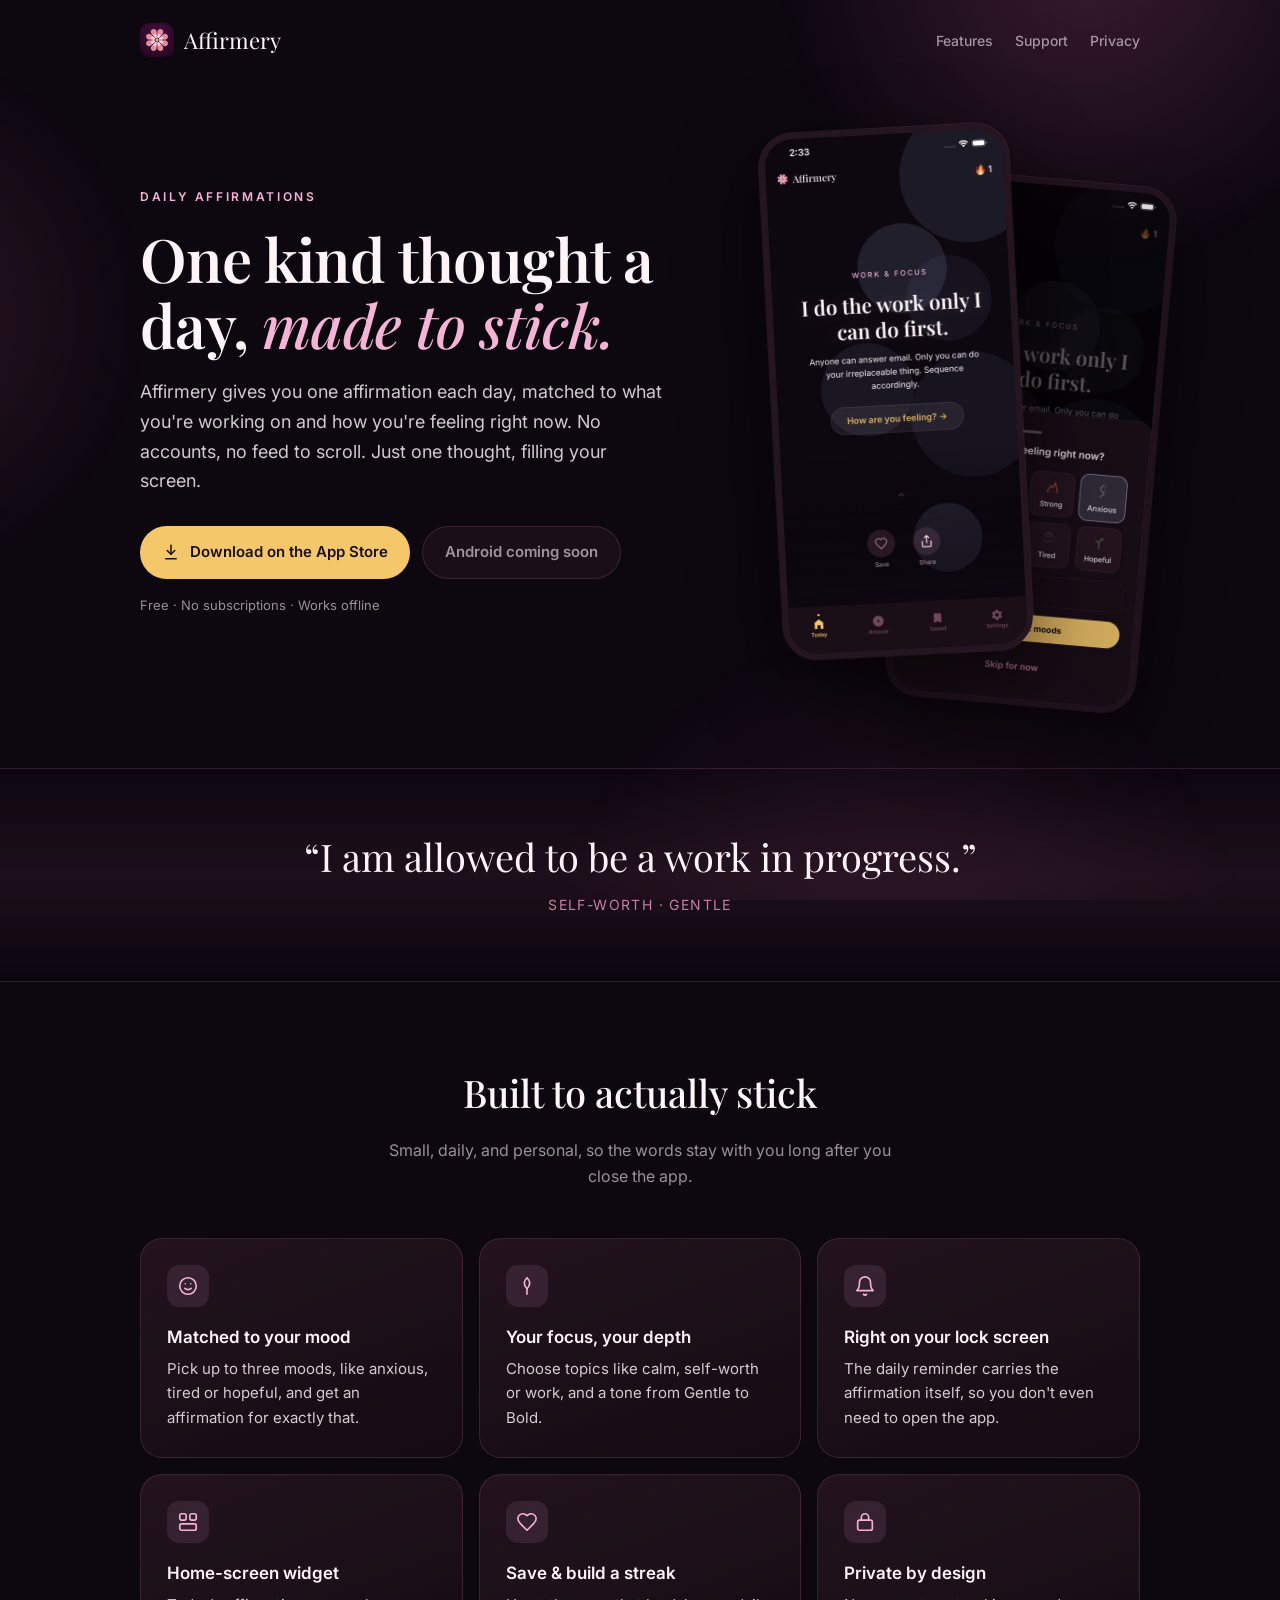
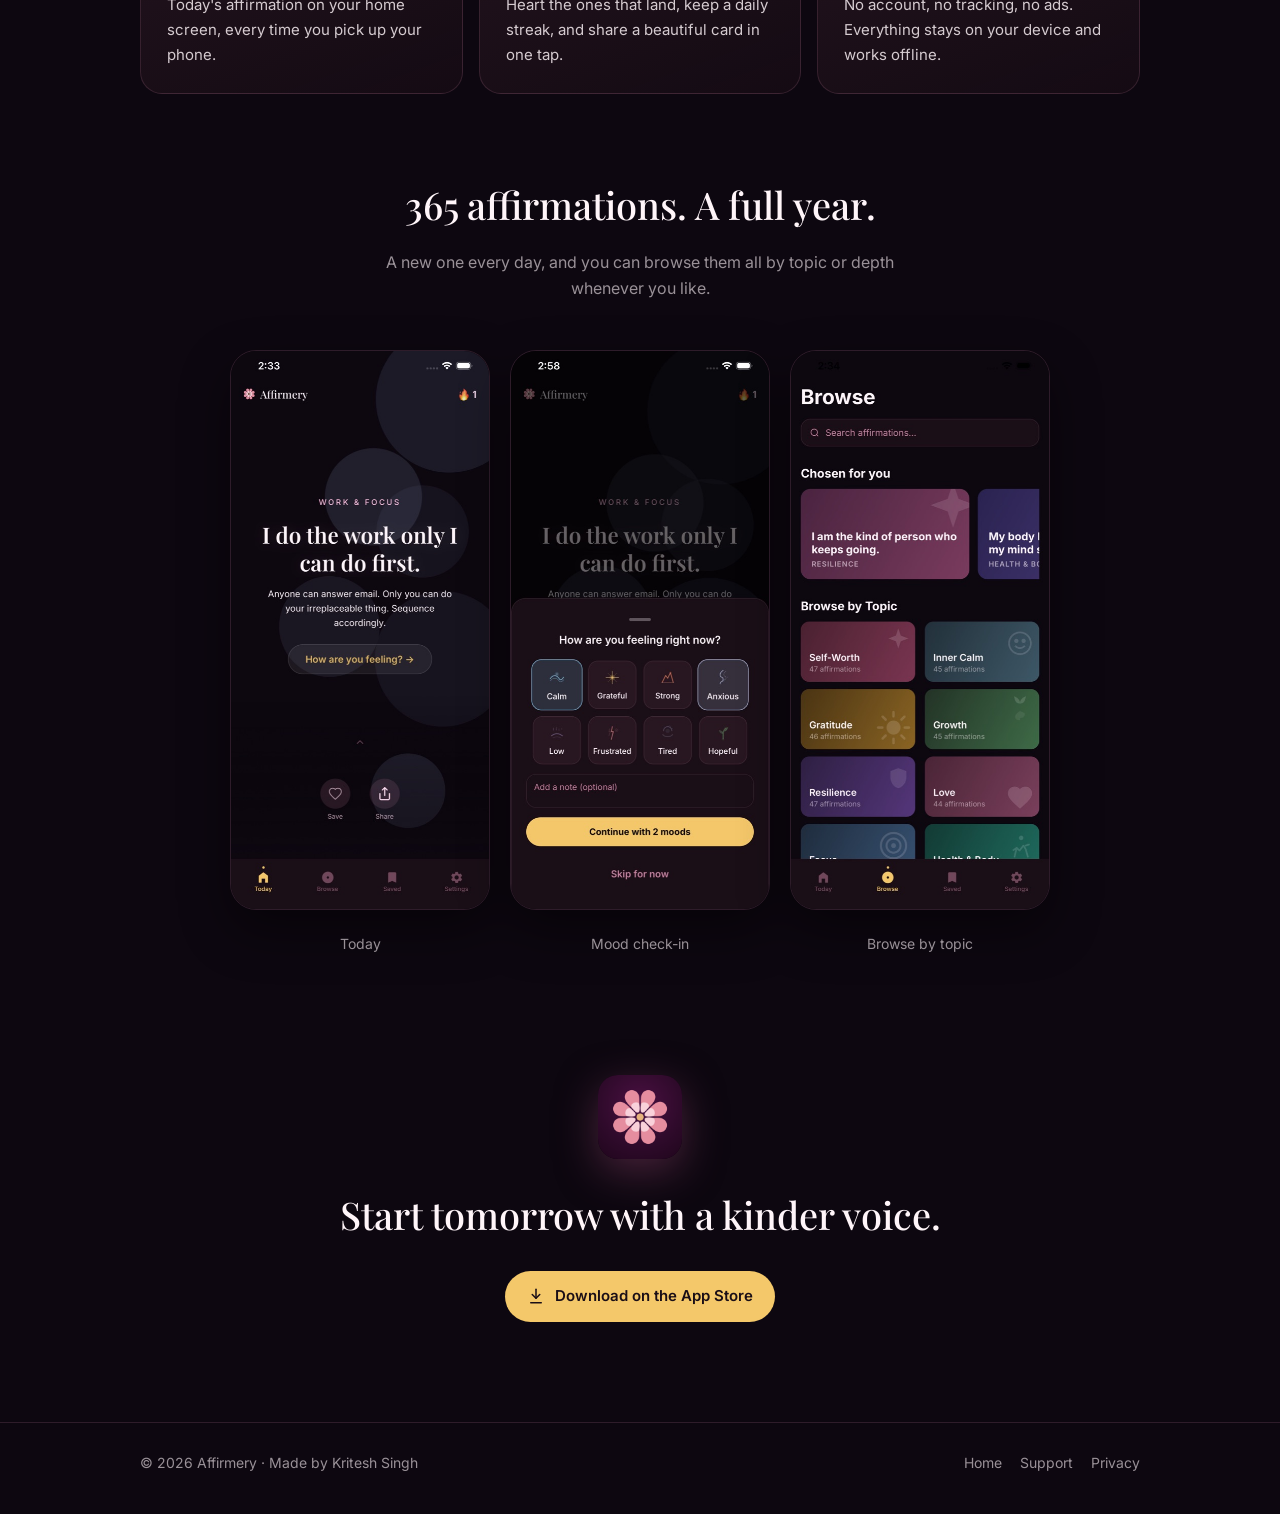
<file: index.html>
<!doctype html>
<html lang="en">
<head>
<meta charset="utf-8" />
<meta name="viewport" content="width=device-width, initial-scale=1" />
<title>Affirmery: Daily Affirmations</title>
<meta name="description" content="One kind affirmation a day, matched to how you're feeling. Free, offline, no accounts. Available on the App Store." />
<meta property="og:title" content="Affirmery: Daily Affirmations" />
<meta property="og:description" content="One kind affirmation a day, matched to how you're feeling. Free, offline, no accounts." />
<meta property="og:image" content="images/icon.png" />
<meta name="theme-color" content="#0D0710" />
<link rel="icon" type="image/png" href="images/favicon.png" />
<link rel="apple-touch-icon" href="images/icon.png" />
<link rel="preconnect" href="https://fonts.googleapis.com" />
<link rel="preconnect" href="https://fonts.gstatic.com" crossorigin />
<link href="https://fonts.googleapis.com/css2?family=Inter:wght@400;500;600;700&family=Playfair+Display:ital,wght@0,400;0,500;0,600;1,500&display=swap" rel="stylesheet" />
<link rel="stylesheet" href="style.css" />
</head>
<body>

<header class="wrap nav">
  <a class="brand" href="index.html"><img src="images/icon.png" alt="" />Affirmery</a>
  <nav class="nav-links">
    <a class="hide-sm" href="#features">Features</a>
    <a href="support.html">Support</a>
    <a href="privacy-policy.html">Privacy</a>
  </nav>
</header>

<main>
  <section class="wrap hero">
    <div>
      <p class="eyebrow">Daily affirmations</p>
      <h1>One kind thought a day, <em>made to stick.</em></h1>
      <p class="lede">Affirmery gives you one affirmation each day, matched to what you're working on and how you're feeling right now. No accounts, no feed to scroll. Just one thought, filling your screen.</p>
      <div class="cta-row">
        <a class="btn btn-primary" href="https://apps.apple.com/app/id6788250123">
          <svg viewBox="0 0 24 24" fill="none" stroke="currentColor" stroke-width="2" stroke-linecap="round" stroke-linejoin="round" aria-hidden="true"><path d="M12 3v12"/><path d="m7 10 5 5 5-5"/><path d="M5 21h14"/></svg>
          Download on the App Store
        </a>
        <span class="btn btn-ghost">Android coming soon</span>
      </div>
      <p class="fine">Free · No subscriptions · Works offline</p>
    </div>
    <div class="phone-stack" aria-hidden="true">
      <div class="phone back"><img src="images/07_mood_checkin.jpg" alt="" /></div>
      <div class="phone front"><img src="images/01_today.jpg" alt="" /></div>
    </div>
  </section>

  <section class="quote-band">
    <p>“I am allowed to be a work in progress.”</p>
    <span>Self-worth · Gentle</span>
  </section>

  <section class="wrap section" id="features">
    <h2 class="section-title">Built to actually stick</h2>
    <p class="section-sub">Small, daily, and personal, so the words stay with you long after you close the app.</p>
    <div class="grid">
      <div class="card">
        <div class="icon"><svg viewBox="0 0 24 24" fill="none" stroke="currentColor" stroke-width="1.8" stroke-linecap="round" stroke-linejoin="round"><circle cx="12" cy="12" r="9"/><path d="M8.5 14.5s1.3 1.5 3.5 1.5 3.5-1.5 3.5-1.5"/><path d="M9 9.5h.01M15 9.5h.01"/></svg></div>
        <h3>Matched to your mood</h3>
        <p>Pick up to three moods, like anxious, tired or hopeful, and get an affirmation for exactly that.</p>
      </div>
      <div class="card">
        <div class="icon"><svg viewBox="0 0 24 24" fill="none" stroke="currentColor" stroke-width="1.8" stroke-linecap="round" stroke-linejoin="round"><path d="M12 3c-4 4-4 8 0 12 4-4 4-8 0-12z"/><path d="M12 15v6"/></svg></div>
        <h3>Your focus, your depth</h3>
        <p>Choose topics like calm, self-worth or work, and a tone from Gentle to Bold.</p>
      </div>
      <div class="card">
        <div class="icon"><svg viewBox="0 0 24 24" fill="none" stroke="currentColor" stroke-width="1.8" stroke-linecap="round" stroke-linejoin="round"><path d="M6 8a6 6 0 0 1 12 0c0 7 3 9 3 9H3s3-2 3-9"/><path d="M10.3 21a1.94 1.94 0 0 0 3.4 0"/></svg></div>
        <h3>Right on your lock screen</h3>
        <p>The daily reminder carries the affirmation itself, so you don't even need to open the app.</p>
      </div>
      <div class="card">
        <div class="icon"><svg viewBox="0 0 24 24" fill="none" stroke="currentColor" stroke-width="1.8" stroke-linecap="round" stroke-linejoin="round"><rect x="3" y="3" width="7" height="7" rx="2"/><rect x="14" y="3" width="7" height="7" rx="2"/><rect x="3" y="14" width="18" height="7" rx="2"/></svg></div>
        <h3>Home-screen widget</h3>
        <p>Today's affirmation on your home screen, every time you pick up your phone.</p>
      </div>
      <div class="card">
        <div class="icon"><svg viewBox="0 0 24 24" fill="none" stroke="currentColor" stroke-width="1.8" stroke-linecap="round" stroke-linejoin="round"><path d="M19 14c1.5-1.5 3-3.2 3-5.5A5.5 5.5 0 0 0 16.5 3c-1.8 0-3 .5-4.5 2-1.5-1.5-2.7-2-4.5-2A5.5 5.5 0 0 0 2 8.5c0 2.3 1.5 4 3 5.5l7 7z"/></svg></div>
        <h3>Save &amp; build a streak</h3>
        <p>Heart the ones that land, keep a daily streak, and share a beautiful card in one tap.</p>
      </div>
      <div class="card">
        <div class="icon"><svg viewBox="0 0 24 24" fill="none" stroke="currentColor" stroke-width="1.8" stroke-linecap="round" stroke-linejoin="round"><rect x="4" y="10" width="16" height="11" rx="2"/><path d="M8 10V7a4 4 0 0 1 8 0v3"/></svg></div>
        <h3>Private by design</h3>
        <p>No account, no tracking, no ads. Everything stays on your device and works offline.</p>
      </div>
    </div>
  </section>

  <section class="wrap section" style="padding-top: 0">
    <h2 class="section-title">365 affirmations. A full year.</h2>
    <p class="section-sub">A new one every day, and you can browse them all by topic or depth whenever you like.</p>
    <div class="shots">
      <figure><img src="images/01_today.jpg" alt="Today screen showing the affirmation 'I do the work only I can do first.'" loading="lazy" /><figcaption>Today</figcaption></figure>
      <figure><img src="images/07_mood_checkin.jpg" alt="Mood check-in sheet with moods like Calm, Grateful and Anxious" loading="lazy" /><figcaption>Mood check-in</figcaption></figure>
      <figure><img src="images/02_browse.jpg" alt="Browse screen with topics like Self-Worth, Inner Calm and Gratitude" loading="lazy" /><figcaption>Browse by topic</figcaption></figure>
    </div>
  </section>

  <section class="wrap final-cta">
    <img src="images/icon.png" alt="" />
    <h2>Start tomorrow with a kinder voice.</h2>
    <div class="cta-row">
      <a class="btn btn-primary" href="https://apps.apple.com/app/id6788250123">
        <svg viewBox="0 0 24 24" fill="none" stroke="currentColor" stroke-width="2" stroke-linecap="round" stroke-linejoin="round" aria-hidden="true"><path d="M12 3v12"/><path d="m7 10 5 5 5-5"/><path d="M5 21h14"/></svg>
        Download on the App Store
      </a>
    </div>
  </section>
</main>

<footer class="footer">
  <div class="wrap">
    <span>© 2026 Affirmery · Made by Kritesh Singh</span>
    <span><a href="index.html">Home</a><a href="support.html">Support</a><a href="privacy-policy.html">Privacy</a></span>
  </div>
</footer>

</body>
</html>
</file>
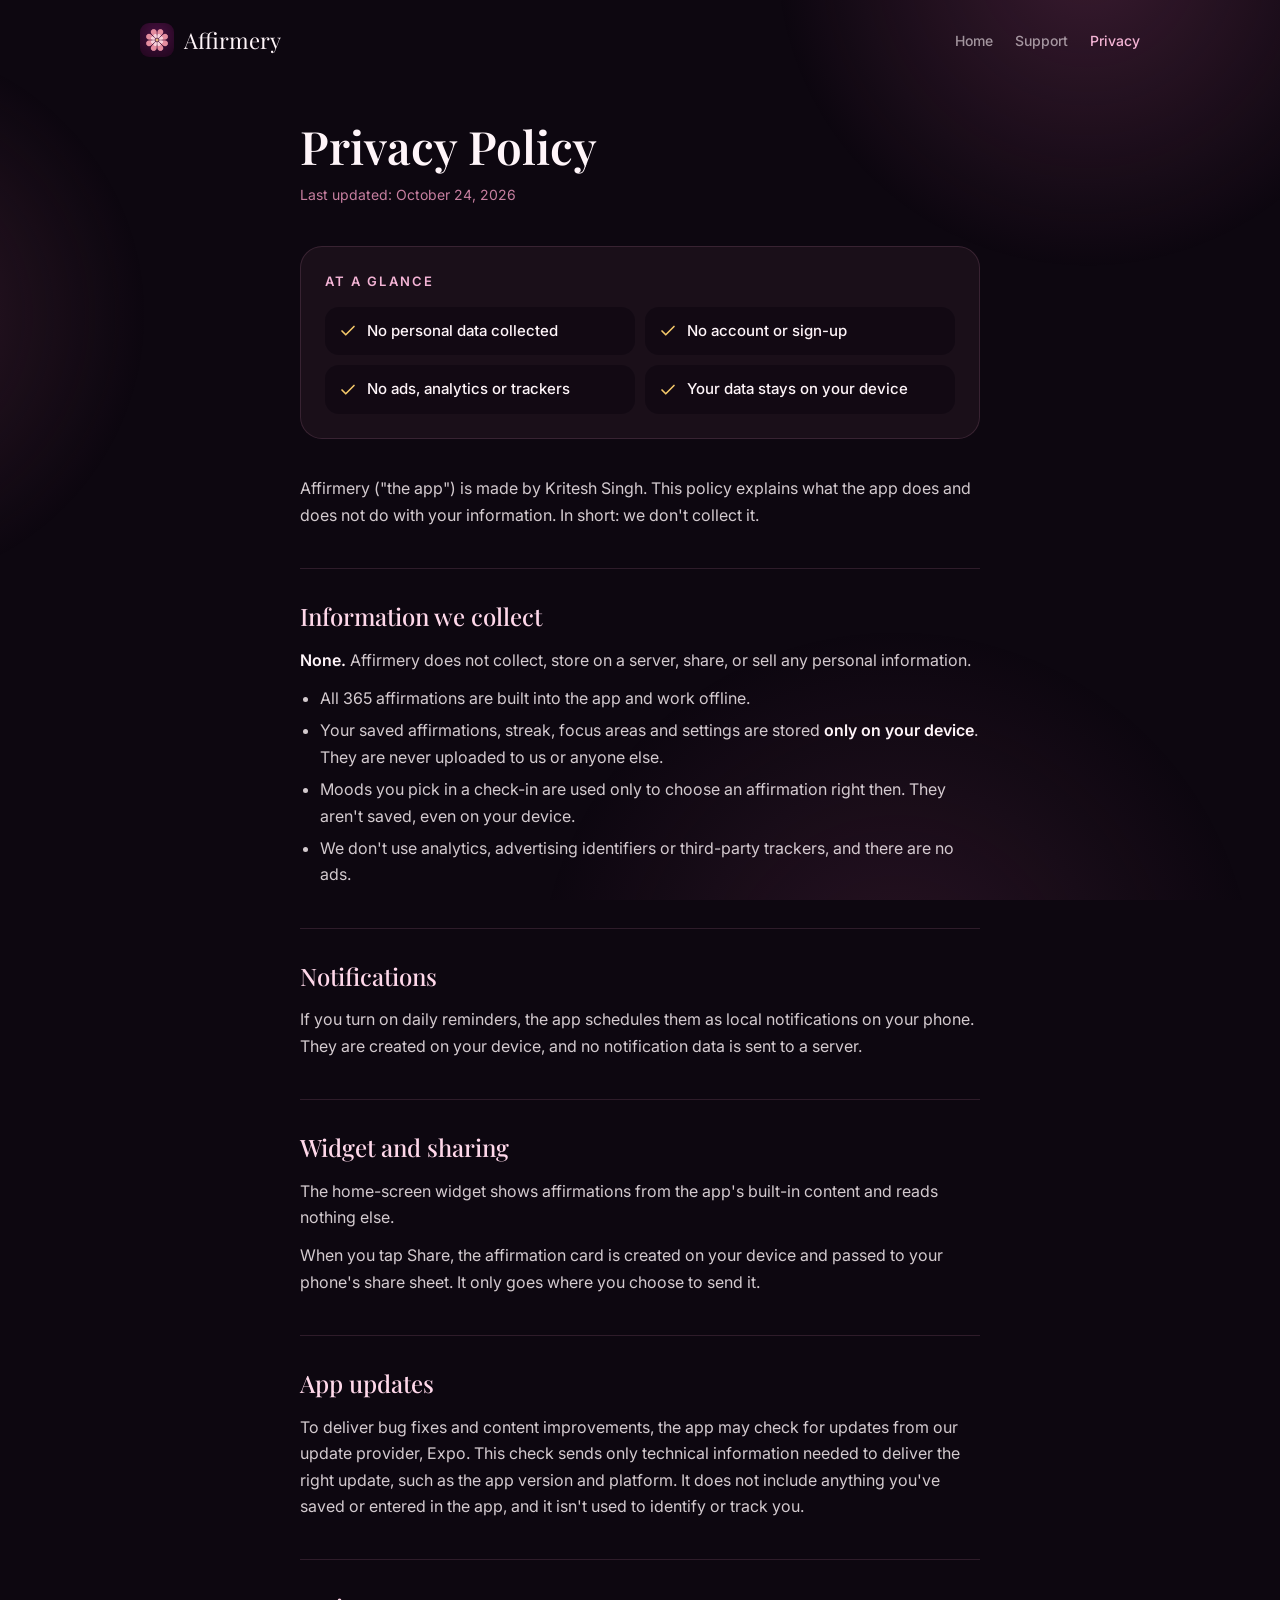
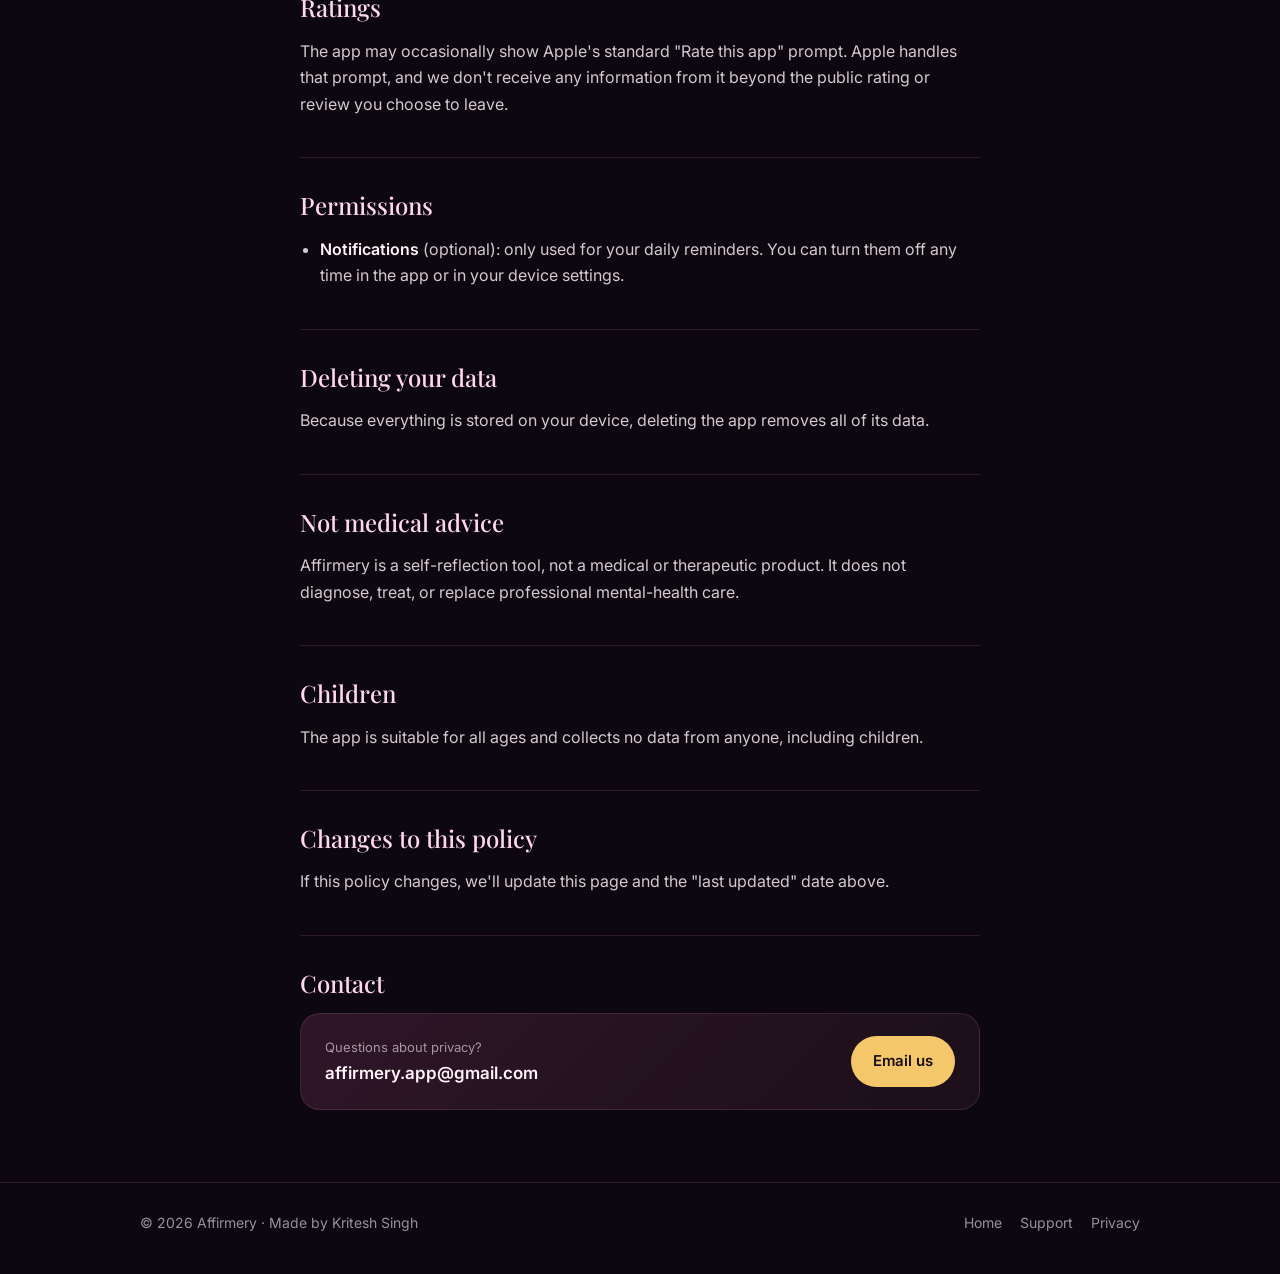
<file: privacy-policy.html>
<!doctype html>
<html lang="en">
<head>
<meta charset="utf-8" />
<meta name="viewport" content="width=device-width, initial-scale=1" />
<title>Privacy Policy · Affirmery</title>
<meta name="description" content="Affirmery collects no personal data. No accounts, no tracking, everything stays on your device." />
<meta name="theme-color" content="#0D0710" />
<link rel="icon" type="image/png" href="images/favicon.png" />
<link rel="apple-touch-icon" href="images/icon.png" />
<link rel="preconnect" href="https://fonts.googleapis.com" />
<link rel="preconnect" href="https://fonts.gstatic.com" crossorigin />
<link href="https://fonts.googleapis.com/css2?family=Inter:wght@400;500;600;700&family=Playfair+Display:ital,wght@0,400;0,500;0,600;1,500&display=swap" rel="stylesheet" />
<link rel="stylesheet" href="style.css" />
</head>
<body>

<header class="wrap nav">
  <a class="brand" href="index.html"><img src="images/icon.png" alt="" />Affirmery</a>
  <nav class="nav-links">
    <a href="index.html">Home</a>
    <a href="support.html">Support</a>
    <a href="privacy-policy.html" aria-current="page">Privacy</a>
  </nav>
</header>

<main class="wrap narrow">
  <div class="doc-head">
    <h1>Privacy Policy</h1>
    <p class="meta">Last updated: October 24, 2026</p>
  </div>

  <div class="summary">
    <h2>At a glance</h2>
    <div class="chips">
      <div class="chip"><svg viewBox="0 0 24 24" fill="none" stroke="currentColor" stroke-width="2.2" stroke-linecap="round" stroke-linejoin="round"><path d="M20 6 9 17l-5-5"/></svg>No personal data collected</div>
      <div class="chip"><svg viewBox="0 0 24 24" fill="none" stroke="currentColor" stroke-width="2.2" stroke-linecap="round" stroke-linejoin="round"><path d="M20 6 9 17l-5-5"/></svg>No account or sign-up</div>
      <div class="chip"><svg viewBox="0 0 24 24" fill="none" stroke="currentColor" stroke-width="2.2" stroke-linecap="round" stroke-linejoin="round"><path d="M20 6 9 17l-5-5"/></svg>No ads, analytics or trackers</div>
      <div class="chip"><svg viewBox="0 0 24 24" fill="none" stroke="currentColor" stroke-width="2.2" stroke-linecap="round" stroke-linejoin="round"><path d="M20 6 9 17l-5-5"/></svg>Your data stays on your device</div>
    </div>
  </div>

  <article class="doc">
    <section>
      <p>Affirmery ("the app") is made by Kritesh Singh. This policy explains what the app does and does not do with your information. In short: we don't collect it.</p>
    </section>

    <section>
      <h2>Information we collect</h2>
      <p><strong>None.</strong> Affirmery does not collect, store on a server, share, or sell any personal information.</p>
      <ul>
        <li>All 365 affirmations are built into the app and work offline.</li>
        <li>Your saved affirmations, streak, focus areas and settings are stored <strong>only on your device</strong>. They are never uploaded to us or anyone else.</li>
        <li>Moods you pick in a check-in are used only to choose an affirmation right then. They aren't saved, even on your device.</li>
        <li>We don't use analytics, advertising identifiers or third-party trackers, and there are no ads.</li>
      </ul>
    </section>

    <section>
      <h2>Notifications</h2>
      <p>If you turn on daily reminders, the app schedules them as local notifications on your phone. They are created on your device, and no notification data is sent to a server.</p>
    </section>

    <section>
      <h2>Widget and sharing</h2>
      <p>The home-screen widget shows affirmations from the app's built-in content and reads nothing else.</p>
      <p>When you tap Share, the affirmation card is created on your device and passed to your phone's share sheet. It only goes where you choose to send it.</p>
    </section>

    <section>
      <h2>App updates</h2>
      <p>To deliver bug fixes and content improvements, the app may check for updates from our update provider, Expo. This check sends only technical information needed to deliver the right update, such as the app version and platform. It does not include anything you've saved or entered in the app, and it isn't used to identify or track you.</p>
    </section>

    <section>
      <h2>Ratings</h2>
      <p>The app may occasionally show Apple's standard "Rate this app" prompt. Apple handles that prompt, and we don't receive any information from it beyond the public rating or review you choose to leave.</p>
    </section>

    <section>
      <h2>Permissions</h2>
      <ul>
        <li><strong>Notifications</strong> (optional): only used for your daily reminders. You can turn them off any time in the app or in your device settings.</li>
      </ul>
    </section>

    <section>
      <h2>Deleting your data</h2>
      <p>Because everything is stored on your device, deleting the app removes all of its data.</p>
    </section>

    <section>
      <h2>Not medical advice</h2>
      <p>Affirmery is a self-reflection tool, not a medical or therapeutic product. It does not diagnose, treat, or replace professional mental-health care.</p>
    </section>

    <section>
      <h2>Children</h2>
      <p>The app is suitable for all ages and collects no data from anyone, including children.</p>
    </section>

    <section>
      <h2>Changes to this policy</h2>
      <p>If this policy changes, we'll update this page and the "last updated" date above.</p>
    </section>

    <section>
      <h2>Contact</h2>
      <div class="contact-card">
        <div>
          <p class="label">Questions about privacy?</p>
          <p class="email">affirmery.app@gmail.com</p>
        </div>
        <a class="btn btn-primary" href="mailto:affirmery.app@gmail.com">Email us</a>
      </div>
    </section>
  </article>
</main>

<footer class="footer">
  <div class="wrap">
    <span>© 2026 Affirmery · Made by Kritesh Singh</span>
    <span><a href="index.html">Home</a><a href="support.html">Support</a><a href="privacy-policy.html">Privacy</a></span>
  </div>
</footer>

</body>
</html>
</file>
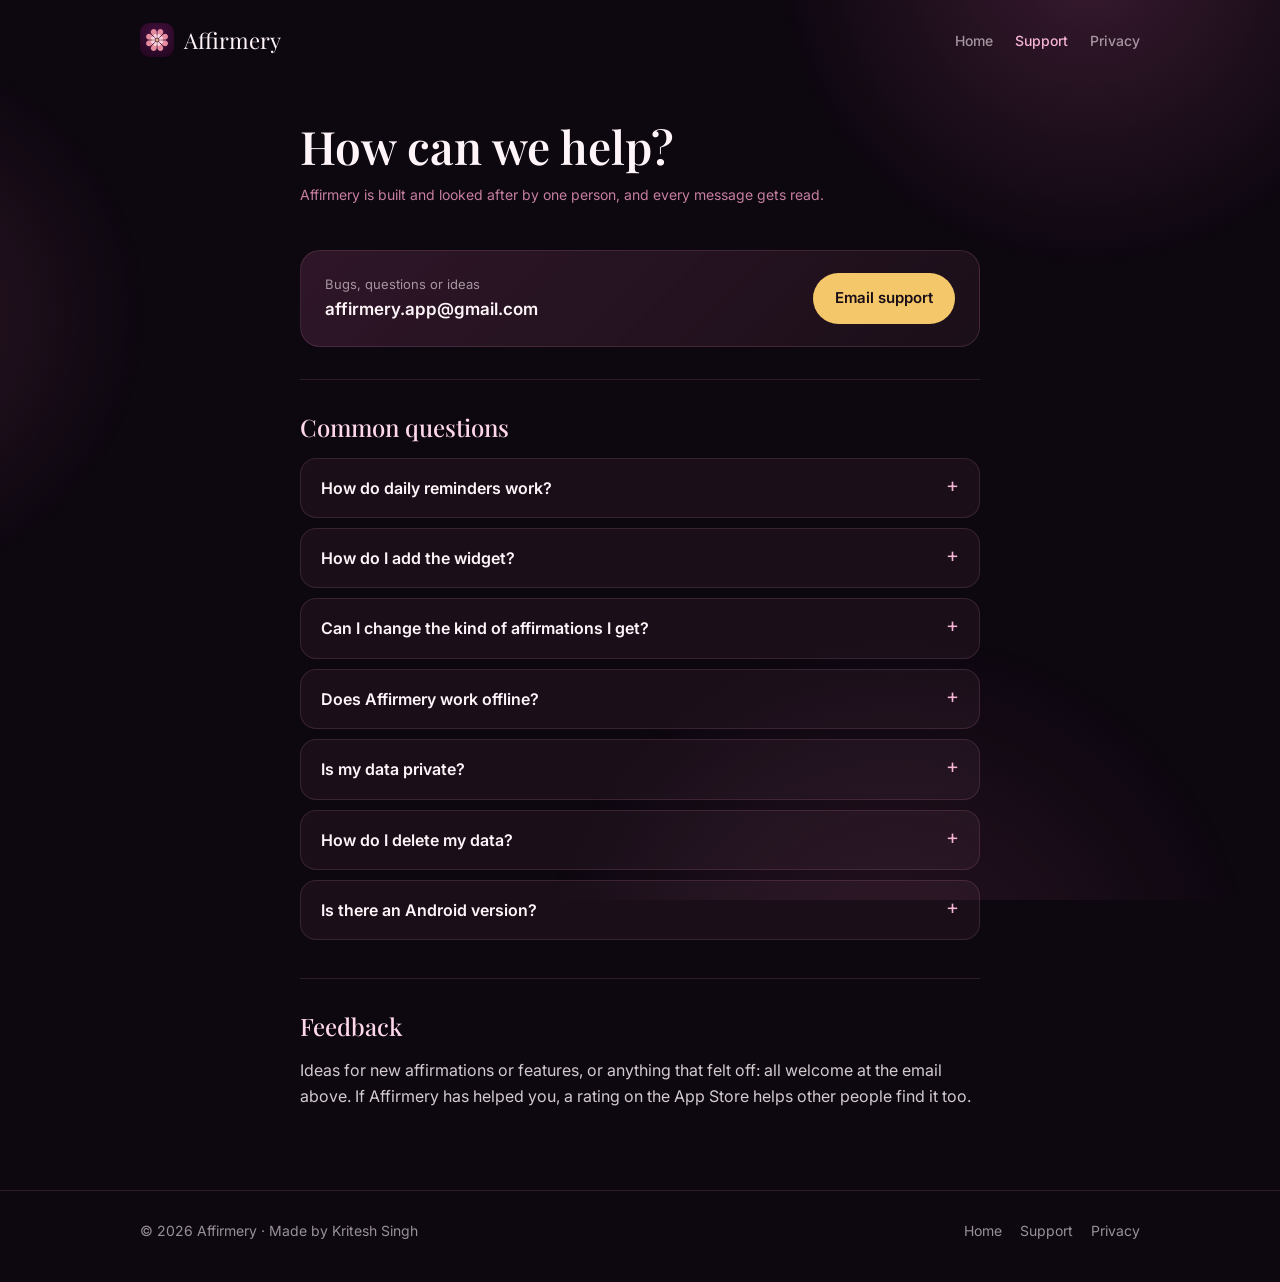
<file: support.html>
<!doctype html>
<html lang="en">
<head>
<meta charset="utf-8" />
<meta name="viewport" content="width=device-width, initial-scale=1" />
<title>Support · Affirmery</title>
<meta name="description" content="Help, answers and contact for Affirmery: Daily Affirmations." />
<meta name="theme-color" content="#0D0710" />
<link rel="icon" type="image/png" href="images/favicon.png" />
<link rel="apple-touch-icon" href="images/icon.png" />
<link rel="preconnect" href="https://fonts.googleapis.com" />
<link rel="preconnect" href="https://fonts.gstatic.com" crossorigin />
<link href="https://fonts.googleapis.com/css2?family=Inter:wght@400;500;600;700&family=Playfair+Display:ital,wght@0,400;0,500;0,600;1,500&display=swap" rel="stylesheet" />
<link rel="stylesheet" href="style.css" />
</head>
<body>

<header class="wrap nav">
  <a class="brand" href="index.html"><img src="images/icon.png" alt="" />Affirmery</a>
  <nav class="nav-links">
    <a href="index.html">Home</a>
    <a href="support.html" aria-current="page">Support</a>
    <a href="privacy-policy.html">Privacy</a>
  </nav>
</header>

<main class="wrap narrow">
  <div class="doc-head">
    <h1>How can we help?</h1>
    <p class="meta">Affirmery is built and looked after by one person, and every message gets read.</p>
  </div>

  <article class="doc">
    <section>
      <div class="contact-card">
        <div>
          <p class="label">Bugs, questions or ideas</p>
          <p class="email">affirmery.app@gmail.com</p>
        </div>
        <a class="btn btn-primary" href="mailto:affirmery.app@gmail.com?subject=Affirmery%20support">Email support</a>
      </div>
    </section>

    <section>
      <h2>Common questions</h2>

      <details>
        <summary>How do daily reminders work?</summary>
        <p>Turn them on in Settings → Daily reminders. You can pick one or more times a day, and each notification shows that day's affirmation.</p>
      </details>

      <details>
        <summary>How do I add the widget?</summary>
        <p>On iPhone, touch and hold an empty spot on your home screen, tap Edit → Add Widget, search for Affirmery, and choose a size. It shows today's affirmation.</p>
      </details>

      <details>
        <summary>Can I change the kind of affirmations I get?</summary>
        <p>Yes. In Settings, choose your focus areas (such as calm, self-worth or work) and a level: Gentle, Steady or Bold. Your feed updates to match. For something matched to right now, tap "How are you feeling?" on the Today screen.</p>
      </details>

      <details>
        <summary>Does Affirmery work offline?</summary>
        <p>Yes. All 365 affirmations are stored on your device, so you don't need an internet connection.</p>
      </details>

      <details>
        <summary>Is my data private?</summary>
        <p>Yes. Affirmery has no accounts and collects no personal data. Your favorites, streak and preferences stay on your device. See the <a href="privacy-policy.html">Privacy Policy</a> for details.</p>
      </details>

      <details>
        <summary>How do I delete my data?</summary>
        <p>Everything is stored on your device, so deleting the app removes all of its data.</p>
      </details>

      <details>
        <summary>Is there an Android version?</summary>
        <p>It's on the way to Google Play. Email us if you'd like to know when it's out.</p>
      </details>
    </section>

    <section>
      <h2>Feedback</h2>
      <p>Ideas for new affirmations or features, or anything that felt off: all welcome at the email above. If Affirmery has helped you, a rating on the App Store helps other people find it too.</p>
    </section>
  </article>
</main>

<footer class="footer">
  <div class="wrap">
    <span>© 2026 Affirmery · Made by Kritesh Singh</span>
    <span><a href="index.html">Home</a><a href="support.html">Support</a><a href="privacy-policy.html">Privacy</a></span>
  </div>
</footer>

</body>
</html>
</file>
<file: style.css>
/* Affirmery site — petal-bloom dark theme, mirrors src/theme.ts */
:root {
  --void: #0D0710;
  --deep: #1A0E16;
  --mid: #2A1823;
  --bloom: #3D1F30;
  --rose-mist: #6E3355;
  --soft-rose: #C77FA0;
  --petal: #F4B4D5;
  --blush: #FFD8EA;
  --amber: #F4C86A;
  --warm: #FFF5F9;
  --text: rgba(255, 245, 249, 0.82);
  --muted: rgba(255, 245, 249, 0.58);
  --line: rgba(199, 127, 160, 0.18);
  --ghost: rgba(199, 127, 160, 0.07);
  --display: "Playfair Display", Georgia, serif;
  --body: "Inter", -apple-system, BlinkMacSystemFont, "Segoe UI", Roboto, sans-serif;
  color-scheme: dark;
}

* { box-sizing: border-box; }

html { -webkit-text-size-adjust: 100%; }

body {
  margin: 0;
  min-height: 100vh;
  background: var(--void);
  color: var(--warm);
  font-family: var(--body);
  font-size: 16px;
  line-height: 1.65;
  -webkit-font-smoothing: antialiased;
  overflow-x: hidden;
}

/* soft blooms behind everything, like the app's Today screen */
body::before {
  content: "";
  position: fixed;
  inset: 0;
  z-index: -1;
  background:
    radial-gradient(520px circle at 85% -5%, rgba(110, 51, 85, 0.45), transparent 60%),
    radial-gradient(420px circle at -10% 35%, rgba(61, 31, 48, 0.7), transparent 65%),
    radial-gradient(600px circle at 70% 110%, rgba(110, 51, 85, 0.28), transparent 60%);
}

a { color: var(--amber); text-decoration-thickness: 1px; text-underline-offset: 3px; }
a:hover { color: var(--blush); }

.wrap { width: 100%; max-width: 1040px; margin: 0 auto; padding-inline: 20px; }
.narrow { max-width: 720px; }

/* ---------- nav ---------- */
.nav {
  display: flex;
  align-items: center;
  justify-content: space-between;
  padding-block: 22px;
}
.brand {
  display: flex;
  align-items: center;
  gap: 10px;
  color: var(--warm);
  text-decoration: none;
  font-family: var(--display);
  font-size: 22px;
}
.brand img { width: 34px; height: 34px; border-radius: 9px; }
.nav-links { display: flex; gap: 22px; }
.nav-links a {
  color: var(--muted);
  text-decoration: none;
  font-size: 14px;
  font-weight: 500;
}
.nav-links a:hover, .nav-links a[aria-current="page"] { color: var(--petal); }

/* ---------- buttons ---------- */
.btn {
  display: inline-flex;
  align-items: center;
  gap: 10px;
  padding: 13px 22px;
  border-radius: 999px;
  font-weight: 600;
  font-size: 15px;
  text-decoration: none;
  transition: transform 0.15s ease, background 0.15s ease;
}
.btn:hover { transform: translateY(-1px); }
.btn-primary { background: var(--amber); color: #1A0E16; }
.btn-primary:hover { background: #F8D88C; color: #1A0E16; }
.btn-ghost {
  border: 1px solid var(--line);
  background: var(--ghost);
  color: var(--muted);
  cursor: default;
}
.btn-ghost:hover { transform: none; color: var(--muted); }
.btn svg { width: 18px; height: 18px; flex: none; }

/* ---------- hero ---------- */
.hero {
  display: grid;
  grid-template-columns: 1.1fr 0.9fr;
  gap: 48px;
  align-items: center;
  padding-block: 48px 80px;
}
.eyebrow {
  color: var(--petal);
  font-size: 12px;
  font-weight: 600;
  letter-spacing: 0.22em;
  text-transform: uppercase;
  margin: 0 0 18px;
}
.hero h1 {
  font-family: var(--display);
  font-weight: 600;
  font-size: clamp(38px, 6vw, 60px);
  line-height: 1.1;
  margin: 0 0 20px;
  letter-spacing: -0.01em;
}
.hero h1 em { font-style: italic; color: var(--petal); font-weight: 500; }
.hero .lede { font-size: 18px; color: var(--text); max-width: 30em; margin: 0 0 30px; }
.cta-row { display: flex; flex-wrap: wrap; gap: 12px; }
.fine { color: var(--muted); font-size: 13px; margin-top: 16px; }

.phone-stack { position: relative; height: 560px; }
.phone {
  position: absolute;
  width: 250px;
  border-radius: 34px;
  border: 6px solid #241520;
  box-shadow: 0 30px 80px rgba(0, 0, 0, 0.55), 0 0 0 1px var(--line);
  overflow: hidden;
  background: var(--deep);
}
.phone img { display: block; width: 100%; height: auto; }
.phone.front { left: 50%; top: 0; transform: translateX(-62%) rotate(-3deg); z-index: 2; }
.phone.back { left: 50%; top: 50px; transform: translateX(-8%) rotate(5deg); opacity: 0.85; }

/* ---------- quote band ---------- */
.quote-band {
  text-align: center;
  padding: 64px 20px;
  border-top: 1px solid var(--line);
  border-bottom: 1px solid var(--line);
  background: linear-gradient(180deg, transparent, rgba(61, 31, 48, 0.35), transparent);
}
.quote-band p {
  font-family: var(--display);
  font-size: clamp(26px, 4vw, 38px);
  margin: 0 auto 10px;
  max-width: 18em;
  line-height: 1.25;
}
.quote-band span { color: var(--soft-rose); font-size: 14px; letter-spacing: 0.1em; text-transform: uppercase; }

/* ---------- features ---------- */
.section { padding-block: 80px; }
.section-title {
  font-family: var(--display);
  font-weight: 500;
  font-size: clamp(28px, 4vw, 38px);
  text-align: center;
  margin: 0 0 12px;
}
.section-sub { text-align: center; color: var(--muted); margin: 0 auto 48px; max-width: 32em; }

.grid {
  display: grid;
  grid-template-columns: repeat(3, 1fr);
  gap: 16px;
}
.card {
  padding: 26px;
  border-radius: 22px;
  border: 1px solid var(--line);
  background: linear-gradient(160deg, rgba(42, 24, 35, 0.75), rgba(26, 14, 22, 0.6));
}
.card .icon {
  width: 42px;
  height: 42px;
  border-radius: 12px;
  display: grid;
  place-items: center;
  background: rgba(244, 180, 213, 0.1);
  color: var(--petal);
  margin-bottom: 16px;
}
.card .icon svg { width: 22px; height: 22px; }
.card h3 { margin: 0 0 6px; font-size: 17px; font-weight: 600; }
.card p { margin: 0; color: var(--text); font-size: 15px; }

.shots {
  display: grid;
  grid-template-columns: repeat(3, 1fr);
  gap: 20px;
  max-width: 820px;
  margin: 0 auto;
}
.shots figure { margin: 0; text-align: center; }
.shots img {
  width: 100%;
  border-radius: 26px;
  border: 1px solid var(--line);
  box-shadow: 0 20px 50px rgba(0, 0, 0, 0.45);
}
.shots figcaption { color: var(--muted); font-size: 14px; margin-top: 14px; }

.final-cta { text-align: center; padding-block: 40px 100px; }
.final-cta img { width: 84px; height: 84px; border-radius: 20px; margin-bottom: 18px; box-shadow: 0 12px 40px rgba(110, 51, 85, 0.6); }
.final-cta h2 { font-family: var(--display); font-weight: 500; font-size: clamp(28px, 4vw, 38px); margin: 0 0 24px; }
.final-cta .cta-row { justify-content: center; }

/* ---------- document pages (privacy / support) ---------- */
.doc-head { padding-block: 40px 8px; }
.doc-head h1 {
  font-family: var(--display);
  font-weight: 600;
  font-size: clamp(34px, 5vw, 46px);
  line-height: 1.15;
  margin: 0 0 10px;
}
.doc-head .meta { color: var(--soft-rose); font-size: 14px; margin: 0; }

.summary {
  margin: 32px 0 8px;
  padding: 24px;
  border-radius: 22px;
  border: 1px solid var(--line);
  background: var(--ghost);
}
.summary h2 { margin: 0 0 14px; font-size: 13px; font-weight: 600; letter-spacing: 0.16em; text-transform: uppercase; color: var(--petal); }
.chips { display: grid; grid-template-columns: repeat(2, 1fr); gap: 10px; }
.chip {
  display: flex;
  align-items: center;
  gap: 10px;
  padding: 12px 14px;
  border-radius: 14px;
  background: rgba(13, 7, 16, 0.55);
  font-size: 15px;
  font-weight: 500;
}
.chip svg { width: 18px; height: 18px; color: var(--amber); flex: none; }

.doc { padding-bottom: 40px; }
.doc section { padding: 28px 0; border-bottom: 1px solid var(--line); }
.doc section:last-child { border-bottom: 0; }
.doc h2 { font-family: var(--display); font-weight: 500; font-size: 24px; margin: 0 0 10px; color: var(--blush); }
.doc h3 { font-size: 16px; font-weight: 600; margin: 22px 0 4px; color: var(--warm); }
.doc p, .doc li { color: var(--text); }
.doc p { margin: 0 0 12px; }
.doc ul { padding-left: 20px; margin: 0 0 12px; }
.doc li { margin-bottom: 6px; }
.doc strong { color: var(--warm); font-weight: 600; }

.contact-card {
  display: flex;
  align-items: center;
  justify-content: space-between;
  flex-wrap: wrap;
  gap: 16px;
  padding: 22px 24px;
  margin: 8px 0 4px;
  border-radius: 20px;
  border: 1px solid var(--line);
  background: linear-gradient(135deg, rgba(110, 51, 85, 0.35), rgba(42, 24, 35, 0.5));
}
.contact-card .label { color: var(--muted); font-size: 13px; margin: 0; }
.contact-card .email { font-size: 17px; font-weight: 600; color: var(--warm); margin: 0; word-break: break-all; }

details {
  border: 1px solid var(--line);
  border-radius: 16px;
  background: var(--ghost);
  margin-bottom: 10px;
}
summary {
  cursor: pointer;
  list-style: none;
  padding: 16px 20px;
  font-weight: 600;
  display: flex;
  justify-content: space-between;
  gap: 12px;
}
summary::-webkit-details-marker { display: none; }
summary::after { content: "+"; color: var(--petal); font-weight: 400; font-size: 20px; line-height: 1; }
details[open] summary::after { content: "–"; }
details p { padding: 0 20px 16px; margin: 0; }

/* ---------- footer ---------- */
.footer {
  border-top: 1px solid var(--line);
  padding: 28px 0 40px;
  color: var(--muted);
  font-size: 14px;
}
.footer .wrap { display: flex; justify-content: space-between; flex-wrap: wrap; gap: 12px; }
.footer a { color: var(--muted); text-decoration: none; margin-left: 18px; }
.footer a:first-child { margin-left: 0; }
.footer a:hover { color: var(--petal); }

/* ---------- responsive ---------- */
@media (max-width: 860px) {
  .hero { grid-template-columns: 1fr; text-align: center; padding-top: 24px; gap: 24px; }
  .hero .lede { margin-left: auto; margin-right: auto; }
  .cta-row { justify-content: center; }
  .phone-stack { height: 470px; }
  .phone { width: 210px; }
  .grid { grid-template-columns: 1fr 1fr; }
}
@media (max-width: 560px) {
  .wrap { padding-inline: 16px; }
  .nav-links { gap: 14px; }
  .nav-links a.hide-sm { display: none; }
  .grid { grid-template-columns: 1fr; }
  .shots { grid-template-columns: 1fr 1fr; }
  .shots figure:last-child { display: none; }
  .chips { grid-template-columns: 1fr; }
  .phone-stack { height: 400px; }
  .phone { width: 180px; border-radius: 26px; }
  .section { padding-block: 56px; }
  .footer .wrap { flex-direction: column; }
}
</file>
